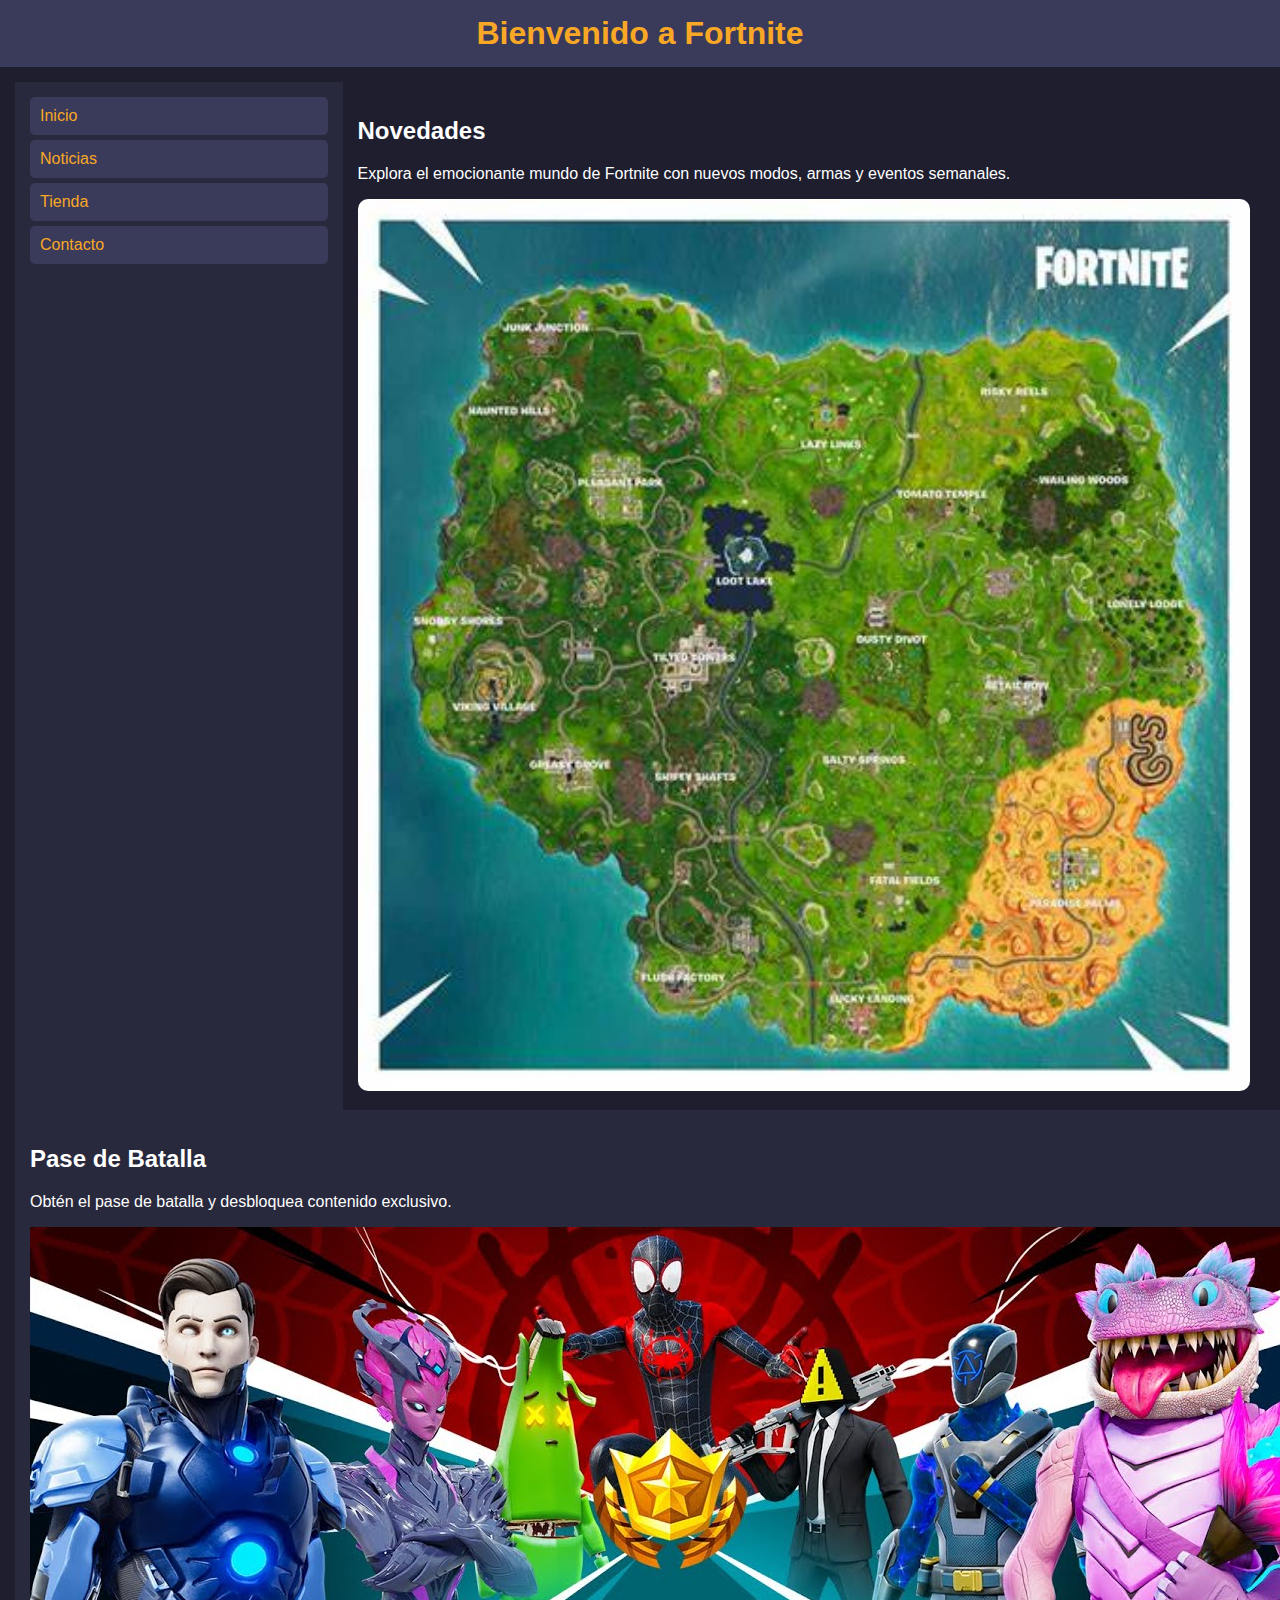
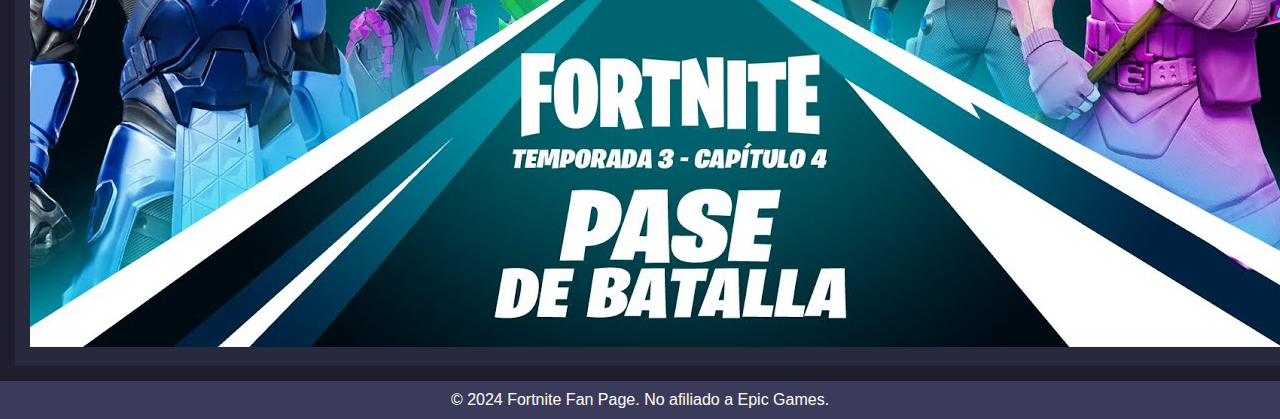
<file: index.html>
<!DOCTYPE html>
<html lang="es">
<head>
  <meta charset="UTF-8">
  <meta name="viewport" content="width=device-width, initial-scale=1.0">
  <title>Página de Fortnite</title>
  <link rel="stylesheet" href="css/main.css">
</head>
<body>

<div class="header">
  <h1>Bienvenido a Fortnite</h1>
</div>

<div class="container">
  <div class="menu">
    <a href="#">Inicio</a>
    <a href="noticias.html">Noticias</a>
    <a href="tienda.html">Tienda</a>
    <a href="#">Contacto</a>
  </div>

  <div class="main">
    <h2>Novedades</h2>
    <p>Explora el emocionante mundo de Fortnite con nuevos modos, armas y eventos semanales.</p>
    <!-- Imagen del mapa -->
    <img src="public/mp1.jpg" alt="Mapa de Fortnite">
  </div>

  <div class="right">
    <h2>Pase de Batalla</h2>
    <p>Obtén el pase de batalla y desbloquea contenido exclusivo.</p>
    <!-- Imagen del Pase de Batalla -->
    <img src="public/pase1.jpg" alt="Pase de Batalla Fortnite">
  </div>
</div>

<div class="footer">
  © 2024 Fortnite Fan Page. No afiliado a Epic Games.
</div>

</body>
</html>
</file>
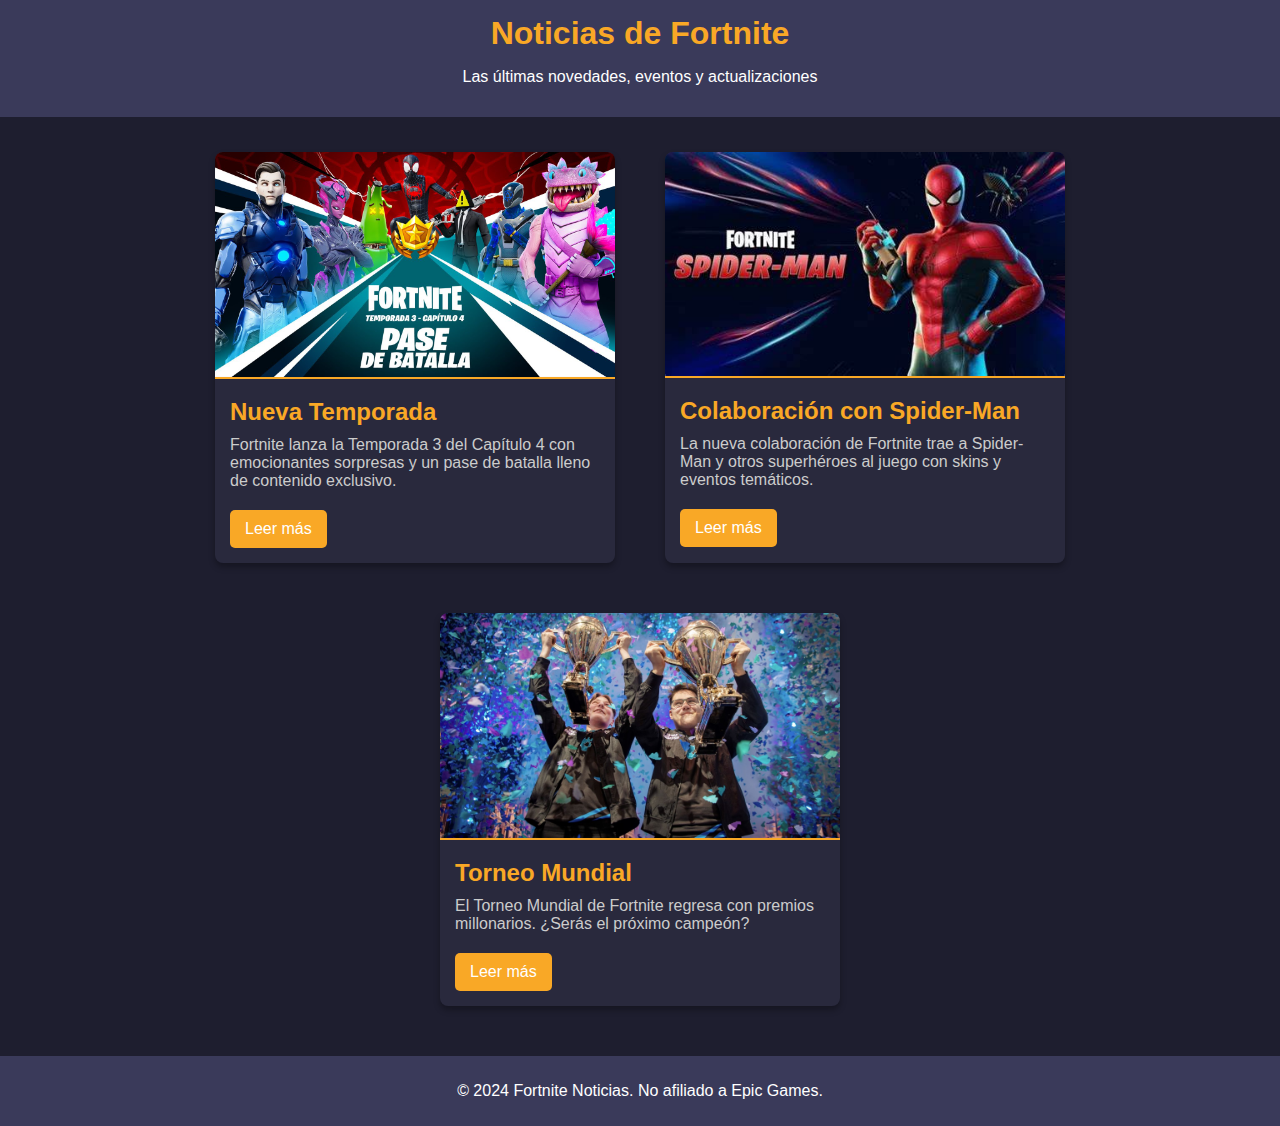
<file: noticias.html>
<!DOCTYPE html>
<html lang="es">
<head>
  <meta charset="UTF-8">
  <meta name="viewport" content="width=device-width, initial-scale=1.0">
  <title>Noticias de Fortnite</title>
  <link rel="stylesheet" href="css/main.css">
</head>
<body>

<div class="header">
  <h1>Noticias de Fortnite</h1>
  <p>Las últimas novedades, eventos y actualizaciones</p>
</div>

<div class="content">
    <div class="noticia">
    <img src="public/pase1.jpg" alt="Imagen Noticia 1">
    <div class="texto">
      <h2>Nueva Temporada</h2>
      <p>Fortnite lanza la Temporada 3 del Capítulo 4 con emocionantes sorpresas y un pase de batalla lleno de contenido exclusivo.</p>
      <a href="#">Leer más</a>
    </div>
  </div>

   <div class="noticia">
    <img src="public/spider1.jpg" alt="Imagen Noticia 2">
    <div class="texto">
      <h2>Colaboración con Spider-Man</h2>
      <p>La nueva colaboración de Fortnite trae a Spider-Man y otros superhéroes al juego con skins y eventos temáticos.</p>
      <a href="#">Leer más</a>
    </div>
  </div>

    <div class="noticia">
    <img src="public/fncs1.jpg" alt="Imagen Noticia 3">
    <div class="texto">
      <h2>Torneo Mundial</h2>
      <p>El Torneo Mundial de Fortnite regresa con premios millonarios. ¿Serás el próximo campeón?</p>
      <a href="#">Leer más</a>
    </div>
  </div>
</div>

<div class="footer">
  <p>© 2024 Fortnite Noticias. No afiliado a Epic Games.</p>
</div>

</body>
</html>
</file>
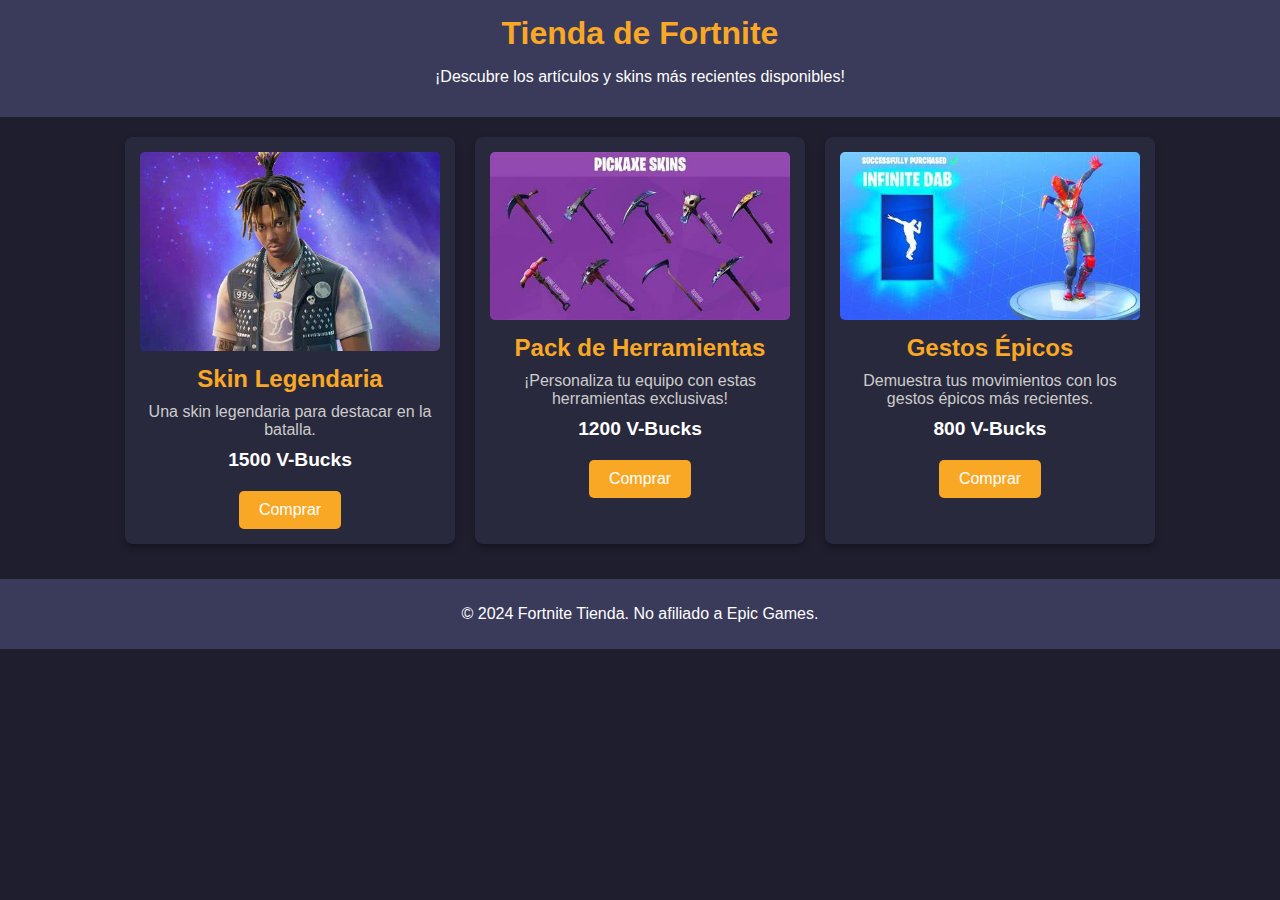
<file: tienda.html>
<!DOCTYPE html>
<html lang="es">
<head>
  <meta charset="UTF-8">
  <meta name="viewport" content="width=device-width, initial-scale=1.0">
  <title>Tienda de Fortnite</title>
  <link rel="stylesheet" href="css/main.css">
</head>
<body>

<div class="header">
  <h1>Tienda de Fortnite</h1>
  <p>¡Descubre los artículos y skins más recientes disponibles!</p>
</div>

<div class="content">

  <div class="articulo">
    <img src="public/juice1.jpg" alt="Skin 1">
    <h2>Skin Legendaria</h2>
    <p>Una skin legendaria para destacar en la batalla.</p>
    <p class="precio">1500 V-Bucks</p>
    <a href="#" class="comprar">Comprar</a>
  </div>


  <div class="articulo">
    <img src="public/picos1.jpg" alt="Skin 2">
    <h2>Pack de Herramientas</h2>
    <p>¡Personaliza tu equipo con estas herramientas exclusivas!</p>
    <p class="precio">1200 V-Bucks</p>
    <a href="#" class="comprar">Comprar</a>
  </div>


  <div class="articulo">
    <img src="public/gesto1.jpg" alt="Skin 3">
    <h2>Gestos Épicos</h2>
    <p>Demuestra tus movimientos con los gestos épicos más recientes.</p>
    <p class="precio">800 V-Bucks</p>
    <a href="#" class="comprar">Comprar</a>
  </div>
</div>

<div class="footer">
  <p>© 2024 Fortnite Tienda. No afiliado a Epic Games.</p>
</div>

</body>
</html>
</file>
<file: css/main.css>
body {
  font-family: Verdana, sans-serif;
  color: #fff;
  margin: 0;
  background-color: #1e1e2f;
}

.header {
  background-color: #3a3a5a;
  padding: 15px;
  text-align: center;
}

.header h1 {
  margin: 0;
  color: #f9a826;
}

.container {
  display: flex;
  flex-wrap: wrap;
  margin: 15px;
}

.menu {
  flex: 1;
  background-color: #29293d;
  padding: 15px;
}

.menu a {
  display: block;
  padding: 10px;
  text-decoration: none;
  color: #f9a826;
  margin-bottom: 5px;
  background-color: #3a3a5a;
  border-radius: 5px;
}

.menu a:hover {
  background-color: #f9a826;
  color: #29293d;
}

.main {
  flex: 3;
  padding: 15px;
}

.main img {
  width: 100%;
  border-radius: 10px;
}

.right {
  flex: 1;
  background-color: #29293d;
  padding: 15px;
}

.footer {
  background-color: #3a3a5a;
  text-align: center;
  padding: 10px;
  margin-top: 15px;
}


.noticia {
  background-color: #29293d;
  border-radius: 8px;
  overflow: hidden;
  max-width: 400px;
  width: 100%;
  box-shadow: 0 4px 6px rgba(0, 0, 0, 0.3);
  margin: 15px;
}

.noticia img {
  width: 100%;
  height: auto;
  border-bottom: 2px solid #f9a826;
}

.noticia .texto {
  padding: 15px;
}

.noticia h2 {
  margin: 0;
  color: #f9a826;
}

.noticia p {
  margin: 10px 0;
  color: #ccc;
}

.noticia a {
  display: inline-block;
  margin-top: 10px;
  text-decoration: none;
  color: #fff;
  background-color: #f9a826;
  padding: 10px 15px;
  border-radius: 5px;
  transition: background-color 0.3s ease;
}

.noticia a:hover {
  background-color: #c77f1a;
}


.content {
  display: flex;
  flex-wrap: wrap;
  justify-content: center;
  gap: 20px;
  padding: 15px;
}
/* Estilo para la tienda */
.content {
  display: flex;
  flex-wrap: wrap;
  justify-content: center;
  gap: 20px;
  padding: 20px;
}

.articulo {
  background-color: #29293d;
  border-radius: 8px;
  overflow: hidden;
  max-width: 300px;
  width: 100%;
  box-shadow: 0 4px 6px rgba(0, 0, 0, 0.3);
  text-align: center;
  padding: 15px;
}

.articulo img {
  width: 100%;
  height: auto;
  border-radius: 5px;
}

.articulo h2 {
  margin: 10px 0;
  color: #f9a826;
  font-size: 1.5rem;
}

.articulo p {
  margin: 10px 0;
  color: #ccc;
  font-size: 1rem;
}

.articulo .precio {
  font-size: 1.2rem;
  font-weight: bold;
  color: #fff;
}

.articulo .comprar {
  display: inline-block;
  margin-top: 10px;
  text-decoration: none;
  color: #fff;
  background-color: #f9a826;
  padding: 10px 20px;
  border-radius: 5px;
  transition: background-color 0.3s ease;
}

.articulo .comprar:hover {
  background-color: #c77f1a;
}
</file>
